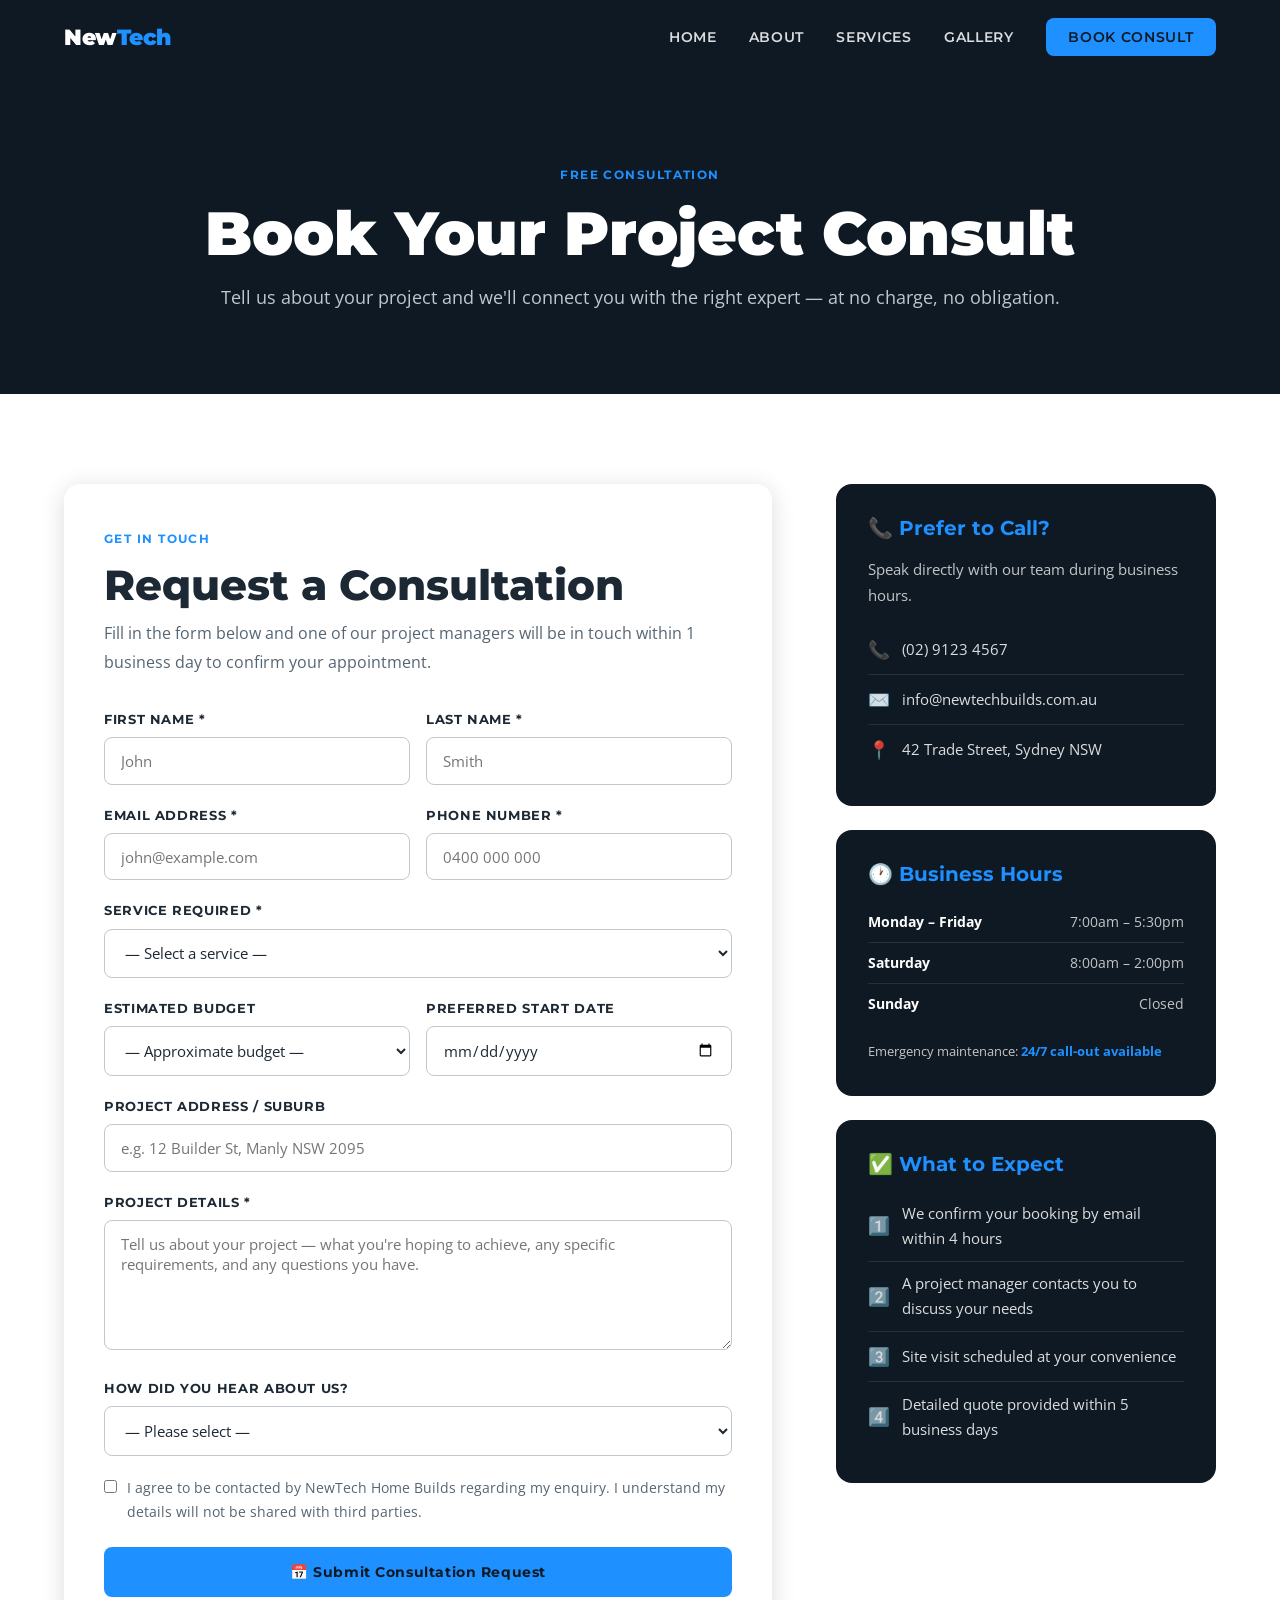
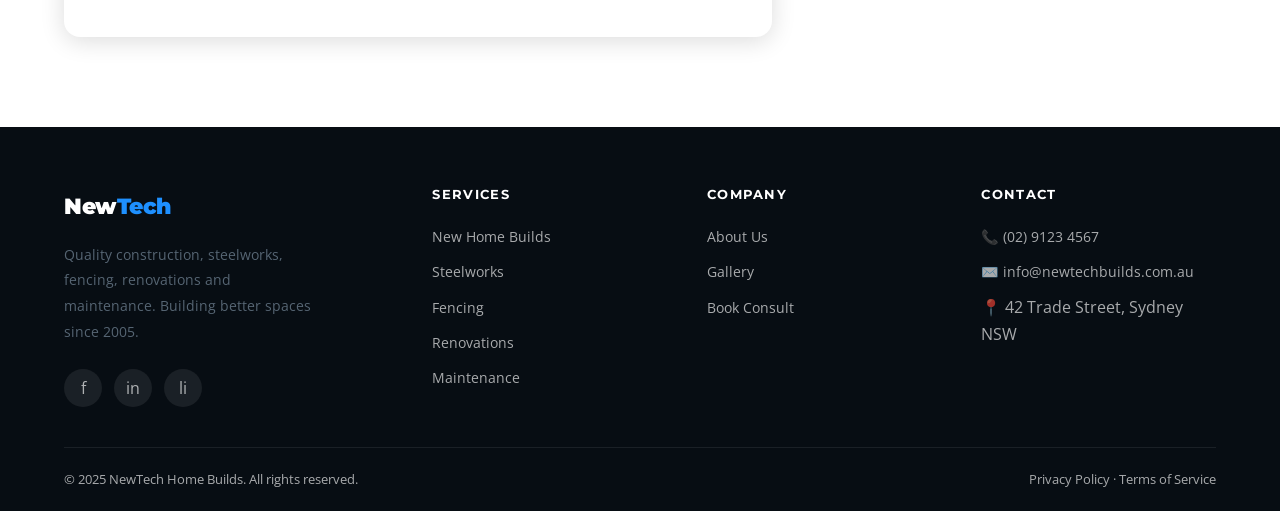
<file: bookings.html>
<!DOCTYPE html>
<html lang="en">
<head>
  <meta charset="UTF-8" />
  <meta name="viewport" content="width=device-width, initial-scale=1.0" />
  <title>Book a Consultation | NewTech Home Builds</title>
  <meta name="description" content="Book a free, no-obligation consultation with a NewTech project manager. We'll discuss your project, timeline and budget." />
  <link rel="stylesheet" href="css/style.css" />
  <link rel="icon" href="data:image/svg+xml,<svg xmlns='http://www.w3.org/2000/svg' viewBox='0 0 100 100'><text y='.9em' font-size='90'>🏗️</text></svg>" />
</head>
<body>

  <!-- ── Navigation ──────────────────────────────────────── -->
  <nav class="nav scrolled">
    <div class="container nav-inner">
      <a href="index.html" class="logo">New<span>Tech</span></a>
      <ul class="nav-links">
        <li><a href="index.html">Home</a></li>
        <li><a href="about.html">About</a></li>
        <li><a href="services.html">Services</a></li>
        <li><a href="gallery.html">Gallery</a></li>
        <li><a href="bookings.html" class="nav-cta active">Book Consult</a></li>
      </ul>
      <button class="hamburger" aria-label="Menu">
        <span></span><span></span><span></span>
      </button>
    </div>
  </nav>

  <!-- ── Page Hero ─────────────────────────────────────────── -->
  <section class="page-hero">
    <div class="container">
      <div class="tag">Free Consultation</div>
      <h1>Book Your Project Consult</h1>
      <p>Tell us about your project and we'll connect you with the right expert — at no charge, no obligation.</p>
    </div>
  </section>

  <!-- ── Booking Layout ─────────────────────────────────────── -->
  <section class="section">
    <div class="container">
      <div class="booking-layout">

        <!-- Form -->
        <div>
          <div class="booking-form">
            <div class="tag">Get in Touch</div>
            <h2>Request a Consultation</h2>
            <p class="form-lead">Fill in the form below and one of our project managers will be in touch within 1 business day to confirm your appointment.</p>

            <form id="bookingForm" novalidate>
              <div class="form-row">
                <div class="form-group">
                  <label for="firstName">First Name *</label>
                  <input type="text" id="firstName" name="firstName" placeholder="John" required />
                </div>
                <div class="form-group">
                  <label for="lastName">Last Name *</label>
                  <input type="text" id="lastName" name="lastName" placeholder="Smith" required />
                </div>
              </div>

              <div class="form-row">
                <div class="form-group">
                  <label for="email">Email Address *</label>
                  <input type="email" id="email" name="email" placeholder="john@example.com" required />
                </div>
                <div class="form-group">
                  <label for="phone">Phone Number *</label>
                  <input type="tel" id="phone" name="phone" placeholder="0400 000 000" required />
                </div>
              </div>

              <div class="form-group">
                <label for="service">Service Required *</label>
                <select id="service" name="service" required>
                  <option value="" disabled selected>— Select a service —</option>
                  <option value="builds">New Home Build</option>
                  <option value="steel">Steelworks / Fabrication</option>
                  <option value="fencing">Fencing</option>
                  <option value="renovations">Renovations / Extensions</option>
                  <option value="maintenance">Property Maintenance</option>
                  <option value="consulting">General Project Consulting</option>
                  <option value="other">Other / Not Sure Yet</option>
                </select>
              </div>

              <div class="form-row">
                <div class="form-group">
                  <label for="budget">Estimated Budget</label>
                  <select id="budget" name="budget">
                    <option value="" disabled selected>— Approximate budget —</option>
                    <option value="under-25k">Under $25,000</option>
                    <option value="25k-75k">$25,000 – $75,000</option>
                    <option value="75k-150k">$75,000 – $150,000</option>
                    <option value="150k-300k">$150,000 – $300,000</option>
                    <option value="300k-500k">$300,000 – $500,000</option>
                    <option value="500k+">$500,000+</option>
                  </select>
                </div>
                <div class="form-group">
                  <label for="timeline">Preferred Start Date</label>
                  <input type="date" id="timeline" name="timeline" min="2025-01-01" />
                </div>
              </div>

              <div class="form-group">
                <label for="address">Project Address / Suburb</label>
                <input type="text" id="address" name="address" placeholder="e.g. 12 Builder St, Manly NSW 2095" />
              </div>

              <div class="form-group">
                <label for="details">Project Details *</label>
                <textarea id="details" name="details" placeholder="Tell us about your project — what you're hoping to achieve, any specific requirements, and any questions you have." required></textarea>
              </div>

              <div class="form-group">
                <label for="hearAbout">How Did You Hear About Us?</label>
                <select id="hearAbout" name="hearAbout">
                  <option value="" disabled selected>— Please select —</option>
                  <option value="google">Google / Search Engine</option>
                  <option value="social">Social Media</option>
                  <option value="referral">Friend or Family Referral</option>
                  <option value="signage">Signage / Passing By</option>
                  <option value="other">Other</option>
                </select>
              </div>

              <div class="form-check">
                <input type="checkbox" id="consent" name="consent" required />
                <label for="consent">I agree to be contacted by NewTech Home Builds regarding my enquiry. I understand my details will not be shared with third parties.</label>
              </div>

              <button type="submit" class="btn btn-gold" style="width:100%;justify-content:center;padding:1rem">
                📅 Submit Consultation Request
              </button>
            </form>

            <div id="formSuccess" class="form-success">
              ✅ Thank you! Your consultation request has been received. We'll be in touch within 1 business day.
            </div>
          </div>
        </div>

        <!-- Sidebar -->
        <div class="booking-sidebar">

          <div class="sidebar-card">
            <h3>📞 Prefer to Call?</h3>
            <p>Speak directly with our team during business hours.</p>
            <ul class="contact-list">
              <li><span class="ci">📞</span><a href="tel:+61291234567" style="color:rgba(255,255,255,.85)">(02) 9123 4567</a></li>
              <li><span class="ci">✉️</span><a href="mailto:info@newtechbuilds.com.au" style="color:rgba(255,255,255,.85)">info@newtechbuilds.com.au</a></li>
              <li><span class="ci">📍</span><span>42 Trade Street, Sydney NSW</span></li>
            </ul>
          </div>

          <div class="sidebar-card">
            <h3>🕐 Business Hours</h3>
            <ul class="hours-list">
              <li><strong>Monday – Friday</strong><span>7:00am – 5:30pm</span></li>
              <li><strong>Saturday</strong><span>8:00am – 2:00pm</span></li>
              <li><strong>Sunday</strong><span>Closed</span></li>
            </ul>
            <p style="margin-top:1rem;font-size:.82rem">Emergency maintenance: <strong style="color:var(--gold)">24/7 call-out available</strong></p>
          </div>

          <div class="sidebar-card">
            <h3>✅ What to Expect</h3>
            <ul class="contact-list">
              <li><span class="ci">1️⃣</span><span>We confirm your booking by email within 4 hours</span></li>
              <li><span class="ci">2️⃣</span><span>A project manager contacts you to discuss your needs</span></li>
              <li><span class="ci">3️⃣</span><span>Site visit scheduled at your convenience</span></li>
              <li><span class="ci">4️⃣</span><span>Detailed quote provided within 5 business days</span></li>
            </ul>
          </div>

        </div>
      </div>
    </div>
  </section>

  <!-- ── Footer ────────────────────────────────────────────── -->
  <footer>
    <div class="container">
      <div class="footer-main">
        <div class="footer-brand">
          <div class="logo" style="margin-bottom:.75rem">New<span>Tech</span></div>
          <p>Quality construction, steelworks, fencing, renovations and maintenance. Building better spaces since 2005.</p>
          <div class="footer-social">
            <a href="#" class="social-link" aria-label="Facebook">f</a>
            <a href="#" class="social-link" aria-label="Instagram">in</a>
            <a href="#" class="social-link" aria-label="LinkedIn">li</a>
          </div>
        </div>
        <div class="footer-col">
          <h4>Services</h4>
          <ul>
            <li><a href="services.html#builds">New Home Builds</a></li>
            <li><a href="services.html#steel">Steelworks</a></li>
            <li><a href="services.html#fencing">Fencing</a></li>
            <li><a href="services.html#renovations">Renovations</a></li>
            <li><a href="services.html#maintenance">Maintenance</a></li>
          </ul>
        </div>
        <div class="footer-col">
          <h4>Company</h4>
          <ul>
            <li><a href="about.html">About Us</a></li>
            <li><a href="gallery.html">Gallery</a></li>
            <li><a href="bookings.html">Book Consult</a></li>
          </ul>
        </div>
        <div class="footer-col">
          <h4>Contact</h4>
          <ul>
            <li><a href="tel:+61291234567">📞 (02) 9123 4567</a></li>
            <li><a href="mailto:info@newtechbuilds.com.au">✉️ info@newtechbuilds.com.au</a></li>
            <li>📍 42 Trade Street, Sydney NSW</li>
          </ul>
        </div>
      </div>
      <div class="footer-bottom">
        <span>© 2025 NewTech Home Builds. All rights reserved.</span>
        <span><a href="#">Privacy Policy</a> · <a href="#">Terms of Service</a></span>
      </div>
    </div>
  </footer>

  <script src="js/main.js"></script>
</body>
</html>
</file>
<file: css/style.css>
/* ============================================================
   NewTech Home Builds — Main Stylesheet
   ============================================================ */

@import url('https://fonts.googleapis.com/css2?family=Montserrat:wght@400;600;700;800;900&family=Open+Sans:wght@400;500;600&display=swap');

:root {
  --navy:        #0F1923;
  --steel:       #1C2833;
  --gold:        #1E90FF;
  --gold-light:  #42A5F5;
  --gray-light:  #F4F6F9;
  --gray-mid:    #C0C7CE;
  --gray-dark:   #566573;
  --white:       #FFFFFF;
  --text:        #1C2833;
  --radius:      8px;
  --shadow:      0 4px 24px rgba(0,0,0,.14);
  --transition:  .3s ease;
}

/* ── Reset & Base ─────────────────────────────────────────── */
*, *::before, *::after { box-sizing: border-box; margin: 0; padding: 0; }
html { scroll-behavior: smooth; font-size: 16px; }
body {
  font-family: 'Open Sans', sans-serif;
  color: var(--text);
  background: var(--white);
  line-height: 1.7;
}
img { display: block; max-width: 100%; }
a  { text-decoration: none; color: inherit; }
ul { list-style: none; }

/* ── Typography ───────────────────────────────────────────── */
h1,h2,h3,h4 { font-family: 'Montserrat', sans-serif; line-height: 1.2; }
h1 { font-size: clamp(2.2rem, 5vw, 3.8rem); font-weight: 900; }
h2 { font-size: clamp(1.7rem, 3.5vw, 2.6rem); font-weight: 800; }
h3 { font-size: 1.25rem; font-weight: 700; }
h4 { font-size: 1rem; font-weight: 600; }
p  { color: var(--gray-dark); line-height: 1.8; }

/* ── Utility ──────────────────────────────────────────────── */
.container { width: min(90%, 1200px); margin-inline: auto; }
.section    { padding: 90px 0; }
.section-sm { padding: 60px 0; }
.text-center { text-align: center; }
.text-gold   { color: var(--gold); }

.tag {
  display: inline-block;
  font-family: 'Montserrat', sans-serif;
  font-size: .75rem;
  font-weight: 700;
  letter-spacing: .12em;
  text-transform: uppercase;
  color: var(--gold);
  margin-bottom: .75rem;
}

.section-title {
  margin-bottom: .5rem;
}
.section-sub {
  max-width: 580px;
  margin-inline: auto;
  margin-bottom: 3rem;
  color: var(--gray-dark);
}

/* ── Buttons ──────────────────────────────────────────────── */
.btn {
  display: inline-flex;
  align-items: center;
  gap: .5rem;
  padding: .85rem 2rem;
  border-radius: var(--radius);
  font-family: 'Montserrat', sans-serif;
  font-weight: 700;
  font-size: .9rem;
  letter-spacing: .04em;
  cursor: pointer;
  border: none;
  transition: var(--transition);
}
.btn-gold {
  background: var(--gold);
  color: var(--navy);
}
.btn-gold:hover { background: var(--gold-light); transform: translateY(-2px); box-shadow: 0 6px 20px rgba(30,144,255,.35); }
.btn-outline {
  background: transparent;
  color: var(--white);
  border: 2px solid var(--white);
}
.btn-outline:hover { background: var(--white); color: var(--navy); }
.btn-dark {
  background: var(--navy);
  color: var(--white);
}
.btn-dark:hover { background: var(--steel); transform: translateY(-2px); }

/* ── Navigation ───────────────────────────────────────────── */
.nav {
  position: fixed;
  top: 0; left: 0; right: 0;
  z-index: 1000;
  transition: background var(--transition), box-shadow var(--transition);
}
.nav.scrolled {
  background: var(--navy);
  box-shadow: 0 2px 20px rgba(0,0,0,.4);
}
.nav-inner {
  display: flex;
  align-items: center;
  justify-content: space-between;
  padding: 1.1rem 0;
}
.logo {
  font-family: 'Montserrat', sans-serif;
  font-weight: 900;
  font-size: 1.4rem;
  color: var(--white);
  letter-spacing: -.02em;
}
.logo span { color: var(--gold); }
.nav-links {
  display: flex;
  align-items: center;
  gap: 2rem;
}
.nav-links a {
  font-family: 'Montserrat', sans-serif;
  font-size: .88rem;
  font-weight: 600;
  color: rgba(255,255,255,.85);
  letter-spacing: .05em;
  text-transform: uppercase;
  transition: color var(--transition);
}
.nav-links a:hover,
.nav-links a.active { color: var(--gold); }
.nav-cta {
  padding: .6rem 1.4rem !important;
  background: var(--gold);
  color: var(--navy) !important;
  border-radius: var(--radius);
}
.nav-cta:hover { background: var(--gold-light) !important; color: var(--navy) !important; }

.hamburger {
  display: none;
  flex-direction: column;
  gap: 5px;
  cursor: pointer;
  padding: 4px;
  background: none;
  border: none;
}
.hamburger span {
  display: block;
  width: 26px;
  height: 2px;
  background: var(--white);
  transition: var(--transition);
  border-radius: 2px;
}
.hamburger.open span:nth-child(1) { transform: translateY(7px) rotate(45deg); }
.hamburger.open span:nth-child(2) { opacity: 0; }
.hamburger.open span:nth-child(3) { transform: translateY(-7px) rotate(-45deg); }

/* ── Page Hero (inner pages) ──────────────────────────────── */
.page-hero {
  position: relative;
  background: var(--navy);
  padding: 160px 0 80px;
  text-align: center;
  overflow: hidden;
}
.page-hero::before {
  content: '';
  position: absolute;
  inset: 0;
  background: url('https://images.unsplash.com/photo-1504307651254-35680f356dfd?w=1600&q=70') center/cover no-repeat;
  opacity: .18;
}
.page-hero .container { position: relative; z-index: 1; }
.page-hero h1 { color: var(--white); margin-bottom: .75rem; }
.page-hero p  { color: var(--gray-mid); font-size: 1.1rem; }

/* ── HOME HERO ────────────────────────────────────────────── */
.hero {
  position: relative;
  min-height: 100vh;
  display: flex;
  align-items: center;
  overflow: hidden;
}
.hero-bg {
  position: absolute;
  inset: 0;
  background: url('https://images.unsplash.com/photo-1541888946425-d81bb19240f5?w=1920&q=80') center/cover no-repeat;
  transform: scale(1.05);
  animation: zoomBg 20s ease-in-out infinite alternate;
}
@keyframes zoomBg {
  from { transform: scale(1.05); }
  to   { transform: scale(1.12); }
}
.hero-overlay {
  position: absolute;
  inset: 0;
  background: linear-gradient(135deg, rgba(15,25,35,.92) 0%, rgba(15,25,35,.65) 100%);
}
.hero-content {
  position: relative;
  z-index: 1;
  max-width: 720px;
}
.hero-badge {
  display: inline-flex;
  align-items: center;
  gap: .5rem;
  background: rgba(212,160,23,.15);
  border: 1px solid rgba(212,160,23,.4);
  color: var(--gold-light);
  padding: .4rem 1rem;
  border-radius: 50px;
  font-family: 'Montserrat', sans-serif;
  font-size: .78rem;
  font-weight: 700;
  letter-spacing: .1em;
  text-transform: uppercase;
  margin-bottom: 1.5rem;
}
.hero h1 {
  color: var(--white);
  margin-bottom: 1.25rem;
}
.hero h1 span { color: var(--gold); }
.hero-desc {
  color: rgba(255,255,255,.8);
  font-size: 1.15rem;
  margin-bottom: 2.5rem;
  max-width: 560px;
}
.hero-btns { display: flex; flex-wrap: wrap; gap: 1rem; }

/* ── Stats Bar ────────────────────────────────────────────── */
.stats-bar {
  background: var(--navy);
  padding: 1.5rem 0;
}
.stats-grid {
  display: grid;
  grid-template-columns: repeat(4, 1fr);
  gap: 1rem;
  text-align: center;
}
.stat-num {
  font-family: 'Montserrat', sans-serif;
  font-size: 2rem;
  font-weight: 900;
  color: var(--gold);
  line-height: 1;
}
.stat-label {
  font-size: .8rem;
  color: var(--gray-mid);
  font-weight: 600;
  letter-spacing: .05em;
  text-transform: uppercase;
  margin-top: .3rem;
}

/* ── Services Grid ────────────────────────────────────────── */
.services-grid {
  display: grid;
  grid-template-columns: repeat(auto-fit, minmax(300px, 1fr));
  gap: 1.75rem;
}
.service-card {
  background: var(--white);
  border-radius: 12px;
  overflow: hidden;
  box-shadow: var(--shadow);
  transition: transform var(--transition), box-shadow var(--transition);
}
.service-card:hover { transform: translateY(-6px); box-shadow: 0 12px 40px rgba(0,0,0,.18); }
.service-card-img {
  height: 200px;
  background: var(--steel);
  overflow: hidden;
}
.service-card-img img { width: 100%; height: 100%; object-fit: cover; transition: transform .5s ease; }
.service-card:hover .service-card-img img { transform: scale(1.08); }
.service-card-body { padding: 1.5rem; }
.service-icon {
  width: 48px; height: 48px;
  background: rgba(212,160,23,.12);
  border-radius: 10px;
  display: flex; align-items: center; justify-content: center;
  font-size: 1.5rem;
  margin-bottom: 1rem;
}
.service-card-body h3 { margin-bottom: .5rem; }
.service-card-body p  { font-size: .92rem; }
.service-link {
  display: inline-flex;
  align-items: center;
  gap: .4rem;
  margin-top: 1rem;
  font-family: 'Montserrat', sans-serif;
  font-size: .82rem;
  font-weight: 700;
  color: var(--gold);
  letter-spacing: .04em;
  text-transform: uppercase;
  transition: gap var(--transition);
}
.service-link:hover { gap: .7rem; }

/* ── Why Choose Us ────────────────────────────────────────── */
.why-us {
  background: var(--navy);
  color: var(--white);
}
.why-us p { color: rgba(255,255,255,.7); }
.why-grid {
  display: grid;
  grid-template-columns: 1fr 1fr;
  gap: 3rem;
  align-items: center;
}
.why-img {
  border-radius: 16px;
  overflow: hidden;
  position: relative;
}
.why-img img { width: 100%; height: 480px; object-fit: cover; }
.why-img-badge {
  position: absolute;
  bottom: 1.5rem;
  right: 1.5rem;
  background: var(--gold);
  color: var(--navy);
  border-radius: 12px;
  padding: 1rem 1.4rem;
  text-align: center;
  font-family: 'Montserrat', sans-serif;
}
.why-img-badge strong { display: block; font-size: 2rem; font-weight: 900; line-height: 1; }
.why-img-badge span   { font-size: .78rem; font-weight: 700; letter-spacing: .06em; text-transform: uppercase; }
.why-features { display: flex; flex-direction: column; gap: 1.25rem; margin-top: 2rem; }
.why-feature {
  display: flex;
  gap: 1rem;
  align-items: flex-start;
}
.why-icon {
  flex-shrink: 0;
  width: 44px; height: 44px;
  background: rgba(212,160,23,.15);
  border-radius: 10px;
  display: flex; align-items: center; justify-content: center;
  font-size: 1.3rem;
}
.why-feature h4 { color: var(--white); margin-bottom: .2rem; }
.why-feature p  { font-size: .9rem; }

/* ── Gallery Preview ──────────────────────────────────────── */
.gallery-grid {
  display: grid;
  grid-template-columns: repeat(3, 1fr);
  grid-auto-rows: 260px;
  gap: 12px;
}
.gallery-item {
  border-radius: var(--radius);
  overflow: hidden;
  position: relative;
  cursor: pointer;
}
.gallery-item.tall { grid-row: span 2; }
.gallery-item img { width: 100%; height: 100%; object-fit: cover; transition: transform .5s ease; }
.gallery-item:hover img { transform: scale(1.07); }
.gallery-overlay {
  position: absolute;
  inset: 0;
  background: linear-gradient(to top, rgba(15,25,35,.85) 0%, transparent 60%);
  opacity: 0;
  transition: opacity var(--transition);
  display: flex;
  align-items: flex-end;
  padding: 1.25rem;
}
.gallery-item:hover .gallery-overlay { opacity: 1; }
.gallery-overlay span {
  font-family: 'Montserrat', sans-serif;
  font-size: .82rem;
  font-weight: 700;
  color: var(--white);
  letter-spacing: .05em;
  text-transform: uppercase;
}

/* ── Testimonials ─────────────────────────────────────────── */
.testimonials { background: var(--gray-light); }
.testi-grid {
  display: grid;
  grid-template-columns: repeat(auto-fit, minmax(280px, 1fr));
  gap: 1.5rem;
}
.testi-card {
  background: var(--white);
  border-radius: 12px;
  padding: 2rem;
  box-shadow: var(--shadow);
  position: relative;
}
.testi-card::before {
  content: '\201C';
  position: absolute;
  top: 1rem; right: 1.5rem;
  font-size: 5rem;
  color: rgba(212,160,23,.15);
  font-family: Georgia, serif;
  line-height: 1;
}
.stars { color: var(--gold); font-size: 1.1rem; margin-bottom: .75rem; }
.testi-card p { font-size: .95rem; font-style: italic; margin-bottom: 1.5rem; }
.testi-author { display: flex; align-items: center; gap: .75rem; }
.testi-avatar {
  width: 44px; height: 44px;
  border-radius: 50%;
  background: var(--steel);
  overflow: hidden;
}
.testi-avatar img { width: 100%; height: 100%; object-fit: cover; }
.testi-name { font-family: 'Montserrat', sans-serif; font-size: .9rem; font-weight: 700; }
.testi-role { font-size: .78rem; color: var(--gray-dark); }

/* ── CTA Banner ───────────────────────────────────────────── */
.cta-banner {
  background: linear-gradient(135deg, var(--gold) 0%, #1565C0 100%);
  padding: 70px 0;
  text-align: center;
}
.cta-banner h2 { color: var(--navy); margin-bottom: .75rem; }
.cta-banner p  { color: rgba(15,25,35,.75); max-width: 540px; margin-inline: auto; margin-bottom: 2rem; font-size: 1.05rem; }

/* ── About Page ───────────────────────────────────────────── */
.about-story {
  display: grid;
  grid-template-columns: 1fr 1fr;
  gap: 4rem;
  align-items: center;
}
.about-story img {
  border-radius: 16px;
  height: 520px;
  width: 100%;
  object-fit: cover;
}
.values-grid {
  display: grid;
  grid-template-columns: repeat(auto-fit, minmax(220px, 1fr));
  gap: 1.5rem;
}
.value-card {
  text-align: center;
  padding: 2.5rem 1.5rem;
  border-radius: 12px;
  background: var(--gray-light);
  transition: var(--transition);
}
.value-card:hover { background: var(--navy); }
.value-card:hover h3,
.value-card:hover p { color: var(--white); }
.value-card .vi { font-size: 2.5rem; margin-bottom: 1rem; }
.value-card h3 { margin-bottom: .5rem; }
.team-grid {
  display: grid;
  grid-template-columns: repeat(auto-fit, minmax(220px, 1fr));
  gap: 1.75rem;
}
.team-card {
  border-radius: 12px;
  overflow: hidden;
  background: var(--white);
  box-shadow: var(--shadow);
  text-align: center;
}
.team-photo { height: 240px; overflow: hidden; }
.team-photo img { width: 100%; height: 100%; object-fit: cover; transition: transform .5s ease; }
.team-card:hover .team-photo img { transform: scale(1.05); }
.team-info { padding: 1.25rem; }
.team-info h3 { margin-bottom: .25rem; }
.team-role { font-size: .82rem; font-weight: 600; color: var(--gold); text-transform: uppercase; letter-spacing: .06em; }
.certs-row {
  display: flex;
  flex-wrap: wrap;
  justify-content: center;
  gap: 2rem;
}
.cert-badge {
  display: flex;
  flex-direction: column;
  align-items: center;
  gap: .5rem;
  padding: 1.5rem 2rem;
  border: 2px solid var(--gray-mid);
  border-radius: 12px;
  font-family: 'Montserrat', sans-serif;
  font-size: .8rem;
  font-weight: 700;
  text-align: center;
  color: var(--gray-dark);
  min-width: 140px;
}
.cert-badge .cert-icon { font-size: 2rem; }

/* ── Services Detail Page ─────────────────────────────────── */
.service-detail {
  display: grid;
  grid-template-columns: 1fr 1fr;
  gap: 3rem;
  align-items: center;
  padding: 60px 0;
  border-bottom: 1px solid var(--gray-mid);
}
.service-detail:last-child { border-bottom: none; }
.service-detail.reverse { direction: rtl; }
.service-detail.reverse > * { direction: ltr; }
.service-detail img { width: 100%; height: 360px; object-fit: cover; border-radius: 12px; }
.service-detail-body h2 { margin-bottom: 1rem; }
.service-features { margin: 1.25rem 0; }
.service-features li {
  display: flex;
  align-items: center;
  gap: .6rem;
  padding: .45rem 0;
  font-size: .95rem;
  border-bottom: 1px solid var(--gray-light);
}
.service-features li::before { content: '✓'; color: var(--gold); font-weight: 800; font-size: 1rem; flex-shrink: 0; }

.process-section { background: var(--gray-light); }
.process-steps {
  display: grid;
  grid-template-columns: repeat(auto-fit, minmax(200px, 1fr));
  gap: 1.5rem;
  position: relative;
}
.process-step {
  text-align: center;
  padding: 2rem 1.5rem;
}
.step-num {
  width: 60px; height: 60px;
  background: var(--navy);
  color: var(--gold);
  font-family: 'Montserrat', sans-serif;
  font-size: 1.4rem;
  font-weight: 900;
  border-radius: 50%;
  display: flex; align-items: center; justify-content: center;
  margin: 0 auto 1rem;
}
.process-step h3 { margin-bottom: .5rem; }

/* ── Gallery Full Page ────────────────────────────────────── */
.filter-bar {
  display: flex;
  flex-wrap: wrap;
  justify-content: center;
  gap: .75rem;
  margin-bottom: 3rem;
}
.filter-btn {
  padding: .6rem 1.4rem;
  border-radius: 50px;
  font-family: 'Montserrat', sans-serif;
  font-size: .82rem;
  font-weight: 700;
  letter-spacing: .05em;
  text-transform: uppercase;
  cursor: pointer;
  border: 2px solid var(--gray-mid);
  background: transparent;
  color: var(--gray-dark);
  transition: var(--transition);
}
.filter-btn:hover,
.filter-btn.active {
  background: var(--navy);
  border-color: var(--navy);
  color: var(--white);
}
.gallery-full {
  display: grid;
  grid-template-columns: repeat(3, 1fr);
  gap: 14px;
}
.gallery-full .gallery-item { height: 260px; }
.gallery-full .gallery-item.hidden { display: none; }

/* Lightbox */
.lightbox {
  display: none;
  position: fixed;
  inset: 0;
  background: rgba(0,0,0,.92);
  z-index: 9000;
  align-items: center;
  justify-content: center;
}
.lightbox.active { display: flex; }
.lightbox img { max-width: 90vw; max-height: 88vh; border-radius: 8px; object-fit: contain; }
.lightbox-close {
  position: absolute;
  top: 1.5rem; right: 2rem;
  color: var(--white);
  font-size: 2.5rem;
  cursor: pointer;
  background: none;
  border: none;
  line-height: 1;
}
.lightbox-caption {
  position: absolute;
  bottom: 2rem;
  color: rgba(255,255,255,.7);
  font-family: 'Montserrat', sans-serif;
  font-size: .85rem;
  letter-spacing: .05em;
  text-transform: uppercase;
}

/* ── Bookings / Consulting ────────────────────────────────── */
.booking-layout {
  display: grid;
  grid-template-columns: 1fr 380px;
  gap: 4rem;
  align-items: start;
}
.booking-form {
  background: var(--white);
  border-radius: 16px;
  padding: 2.5rem;
  box-shadow: var(--shadow);
}
.booking-form h2 { margin-bottom: .5rem; }
.booking-form .form-lead { margin-bottom: 2rem; }
.form-row { display: grid; grid-template-columns: 1fr 1fr; gap: 1rem; }
.form-group { margin-bottom: 1.25rem; }
.form-group label {
  display: block;
  font-family: 'Montserrat', sans-serif;
  font-size: .8rem;
  font-weight: 700;
  letter-spacing: .05em;
  text-transform: uppercase;
  color: var(--text);
  margin-bottom: .4rem;
}
.form-group input,
.form-group select,
.form-group textarea {
  width: 100%;
  padding: .8rem 1rem;
  border: 1.5px solid var(--gray-mid);
  border-radius: var(--radius);
  font-family: 'Open Sans', sans-serif;
  font-size: .95rem;
  color: var(--text);
  background: var(--white);
  transition: border-color var(--transition);
  outline: none;
}
.form-group input:focus,
.form-group select:focus,
.form-group textarea:focus { border-color: var(--gold); }
.form-group textarea { resize: vertical; min-height: 130px; }
.form-check {
  display: flex;
  align-items: flex-start;
  gap: .6rem;
  margin-bottom: 1.5rem;
}
.form-check input { width: auto; margin-top: .25rem; accent-color: var(--gold); }
.form-check label {
  font-size: .88rem;
  color: var(--gray-dark);
  text-transform: none;
  letter-spacing: 0;
  font-family: 'Open Sans', sans-serif;
  font-weight: 400;
}
.form-success {
  display: none;
  background: #e8f8f0;
  border: 1.5px solid #27ae60;
  border-radius: var(--radius);
  padding: 1.25rem;
  text-align: center;
  color: #1a7a44;
  font-family: 'Montserrat', sans-serif;
  font-weight: 700;
  margin-top: 1rem;
}

.booking-sidebar { position: sticky; top: 110px; }
.sidebar-card {
  background: var(--navy);
  border-radius: 16px;
  padding: 2rem;
  color: var(--white);
  margin-bottom: 1.5rem;
}
.sidebar-card h3 { color: var(--gold); margin-bottom: 1rem; }
.sidebar-card p  { color: rgba(255,255,255,.75); font-size: .92rem; }
.contact-list { margin-top: 1rem; }
.contact-list li {
  display: flex;
  align-items: center;
  gap: .75rem;
  padding: .6rem 0;
  border-bottom: 1px solid rgba(255,255,255,.1);
  font-size: .92rem;
  color: rgba(255,255,255,.85);
}
.contact-list li:last-child { border-bottom: none; }
.contact-list .ci { font-size: 1.1rem; }
.hours-list li {
  display: flex;
  justify-content: space-between;
  padding: .5rem 0;
  border-bottom: 1px solid rgba(255,255,255,.1);
  font-size: .88rem;
  color: rgba(255,255,255,.75);
}
.hours-list li:last-child { border-bottom: none; }
.hours-list strong { color: var(--white); }

/* ── Footer ───────────────────────────────────────────────── */
footer {
  background: #070d13;
  color: rgba(255,255,255,.65);
}
.footer-main {
  display: grid;
  grid-template-columns: 1.4fr 1fr 1fr 1fr;
  gap: 2.5rem;
  padding: 60px 0 40px;
}
.footer-brand p { font-size: .9rem; margin: 1rem 0 1.5rem; max-width: 260px; }
.footer-social { display: flex; gap: .75rem; }
.social-link {
  width: 38px; height: 38px;
  background: rgba(255,255,255,.08);
  border-radius: 50%;
  display: flex; align-items: center; justify-content: center;
  font-size: 1rem;
  transition: background var(--transition);
}
.social-link:hover { background: var(--gold); }
.footer-col h4 {
  font-family: 'Montserrat', sans-serif;
  font-size: .82rem;
  font-weight: 700;
  text-transform: uppercase;
  letter-spacing: .1em;
  color: var(--white);
  margin-bottom: 1.25rem;
}
.footer-col ul { display: flex; flex-direction: column; gap: .5rem; }
.footer-col a {
  font-size: .88rem;
  transition: color var(--transition);
}
.footer-col a:hover { color: var(--gold); }
.footer-bottom {
  border-top: 1px solid rgba(255,255,255,.08);
  padding: 1.25rem 0;
  display: flex;
  justify-content: space-between;
  align-items: center;
  font-size: .82rem;
}
.footer-bottom a:hover { color: var(--gold); }

/* ── Responsive ───────────────────────────────────────────── */
@media (max-width: 1024px) {
  .gallery-grid  { grid-template-columns: repeat(2, 1fr); }
  .gallery-full  { grid-template-columns: repeat(2, 1fr); }
  .why-grid      { grid-template-columns: 1fr; }
  .why-img       { order: -1; }
  .footer-main   { grid-template-columns: 1fr 1fr; }
  .booking-layout { grid-template-columns: 1fr; }
  .booking-sidebar { position: static; }
}
@media (max-width: 768px) {
  .hamburger { display: flex; }
  .nav-links {
    position: fixed;
    top: 0; left: 0; right: 0; bottom: 0;
    background: var(--navy);
    flex-direction: column;
    justify-content: center;
    transform: translateX(100%);
    transition: transform var(--transition);
    gap: 2rem;
  }
  .nav-links a { font-size: 1.2rem; }
  .nav-links.open { transform: translateX(0); }
  .stats-grid     { grid-template-columns: repeat(2, 1fr); gap: 1.5rem; }
  .about-story    { grid-template-columns: 1fr; }
  .service-detail { grid-template-columns: 1fr; }
  .service-detail.reverse { direction: ltr; }
  .gallery-grid   { grid-template-columns: 1fr; }
  .gallery-full   { grid-template-columns: 1fr 1fr; }
  .form-row       { grid-template-columns: 1fr; }
  .footer-main    { grid-template-columns: 1fr; gap: 2rem; }
  .footer-bottom  { flex-direction: column; gap: .5rem; text-align: center; }
  .why-img img    { height: 320px; }
  .hero-btns      { flex-direction: column; }
}
@media (max-width: 480px) {
  .gallery-full { grid-template-columns: 1fr; }
  .testi-grid   { grid-template-columns: 1fr; }
}
</file>
